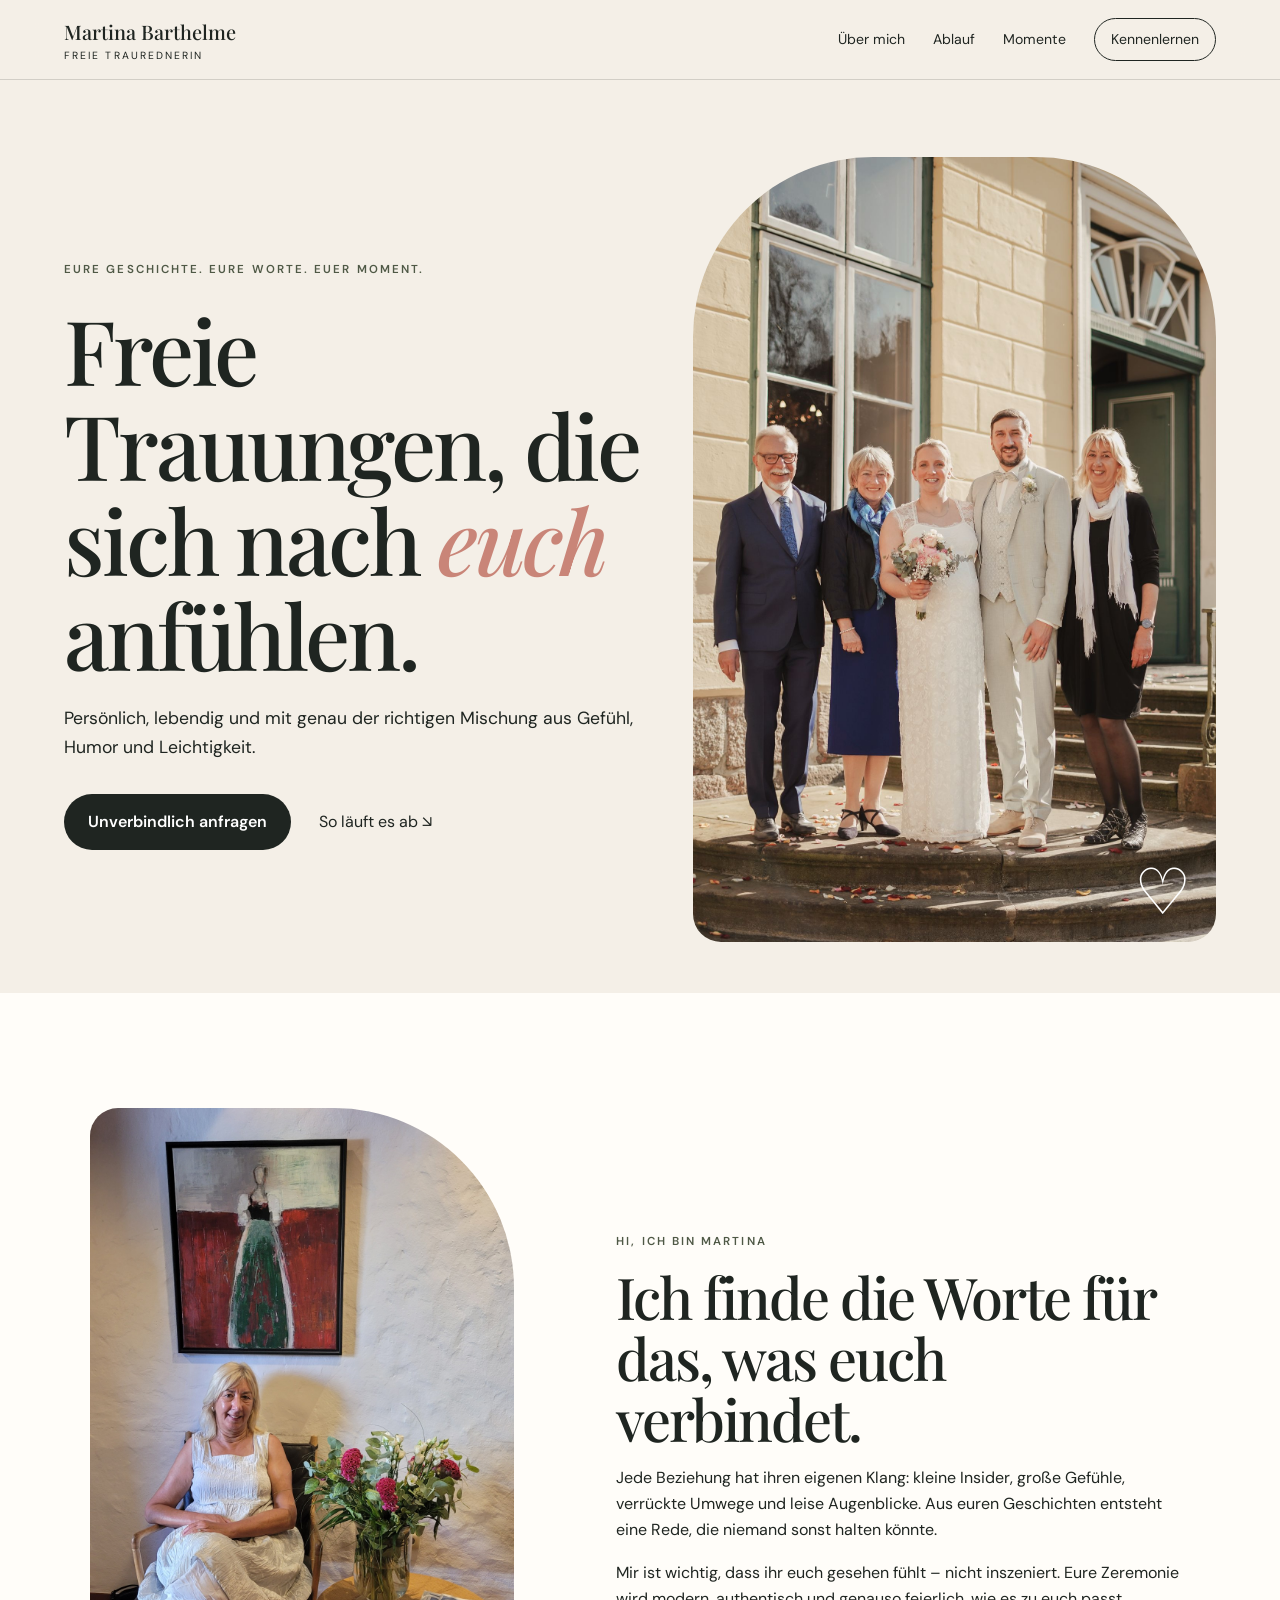
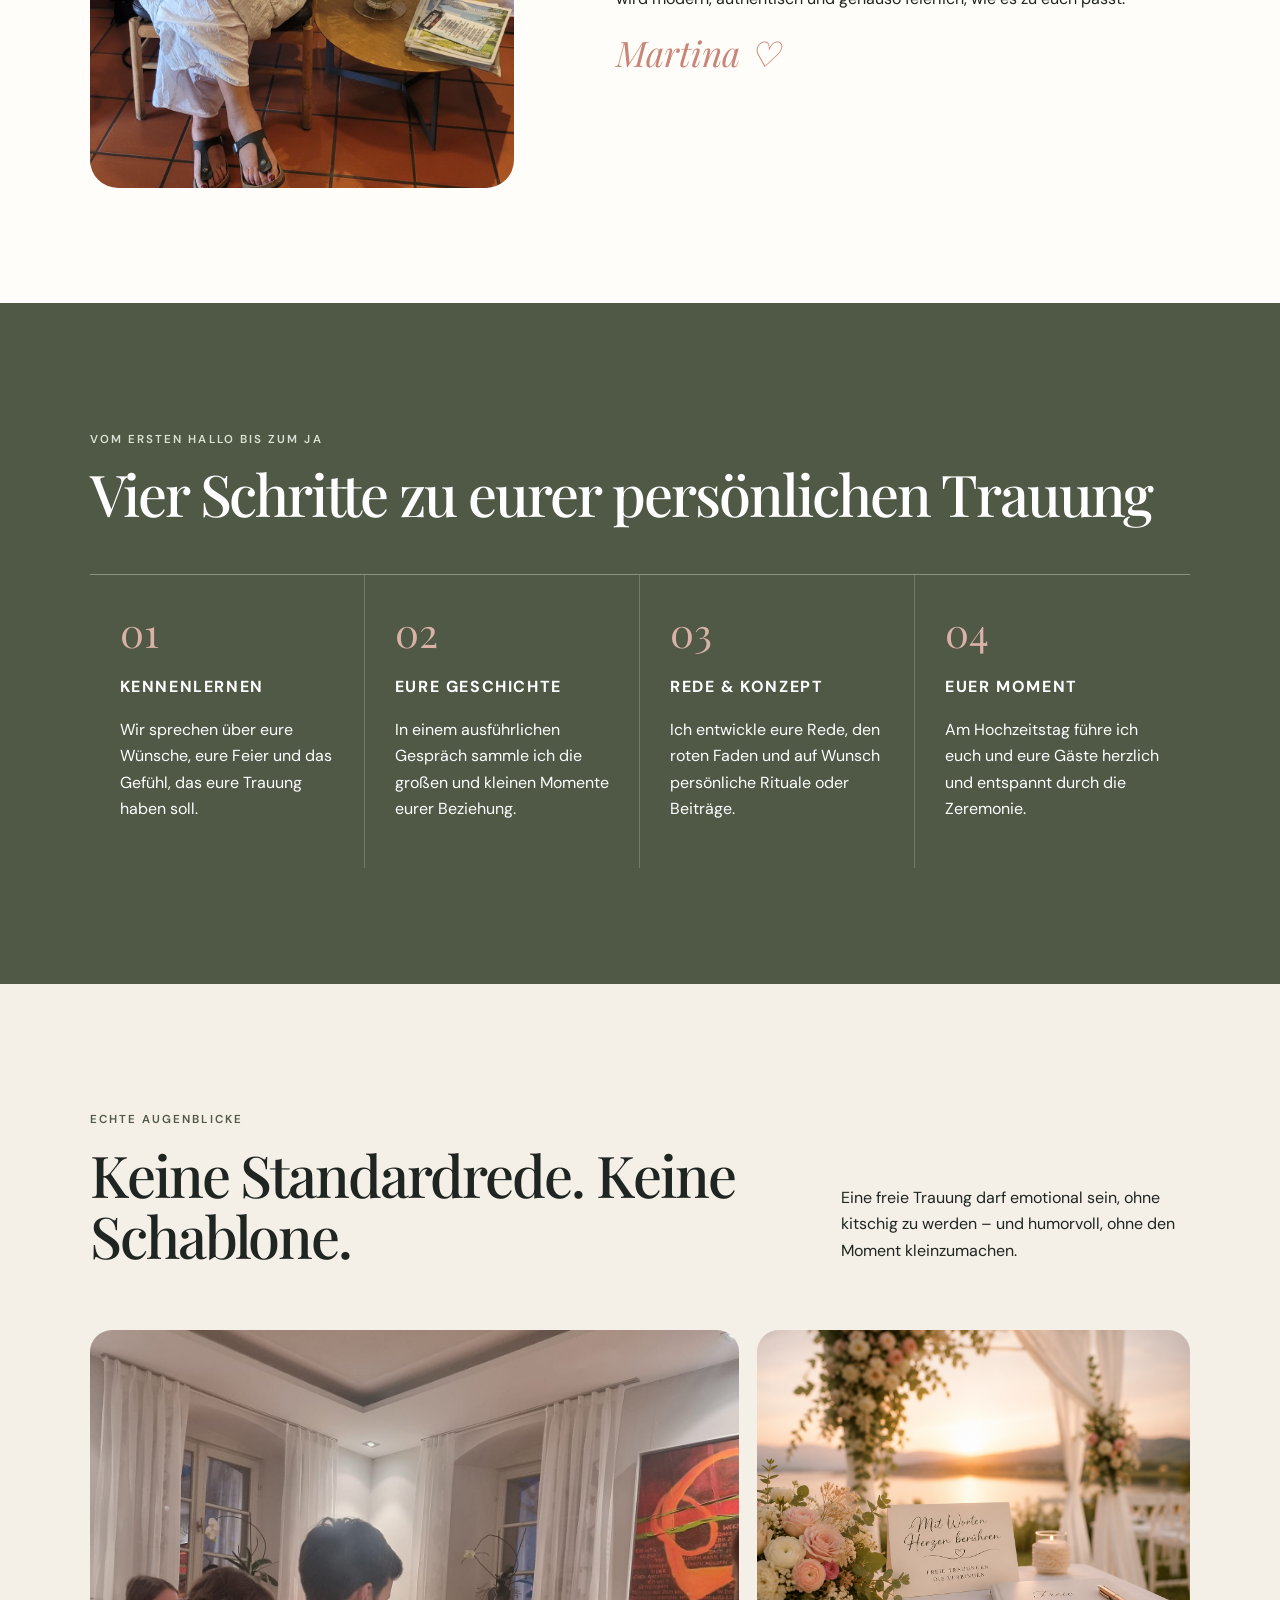
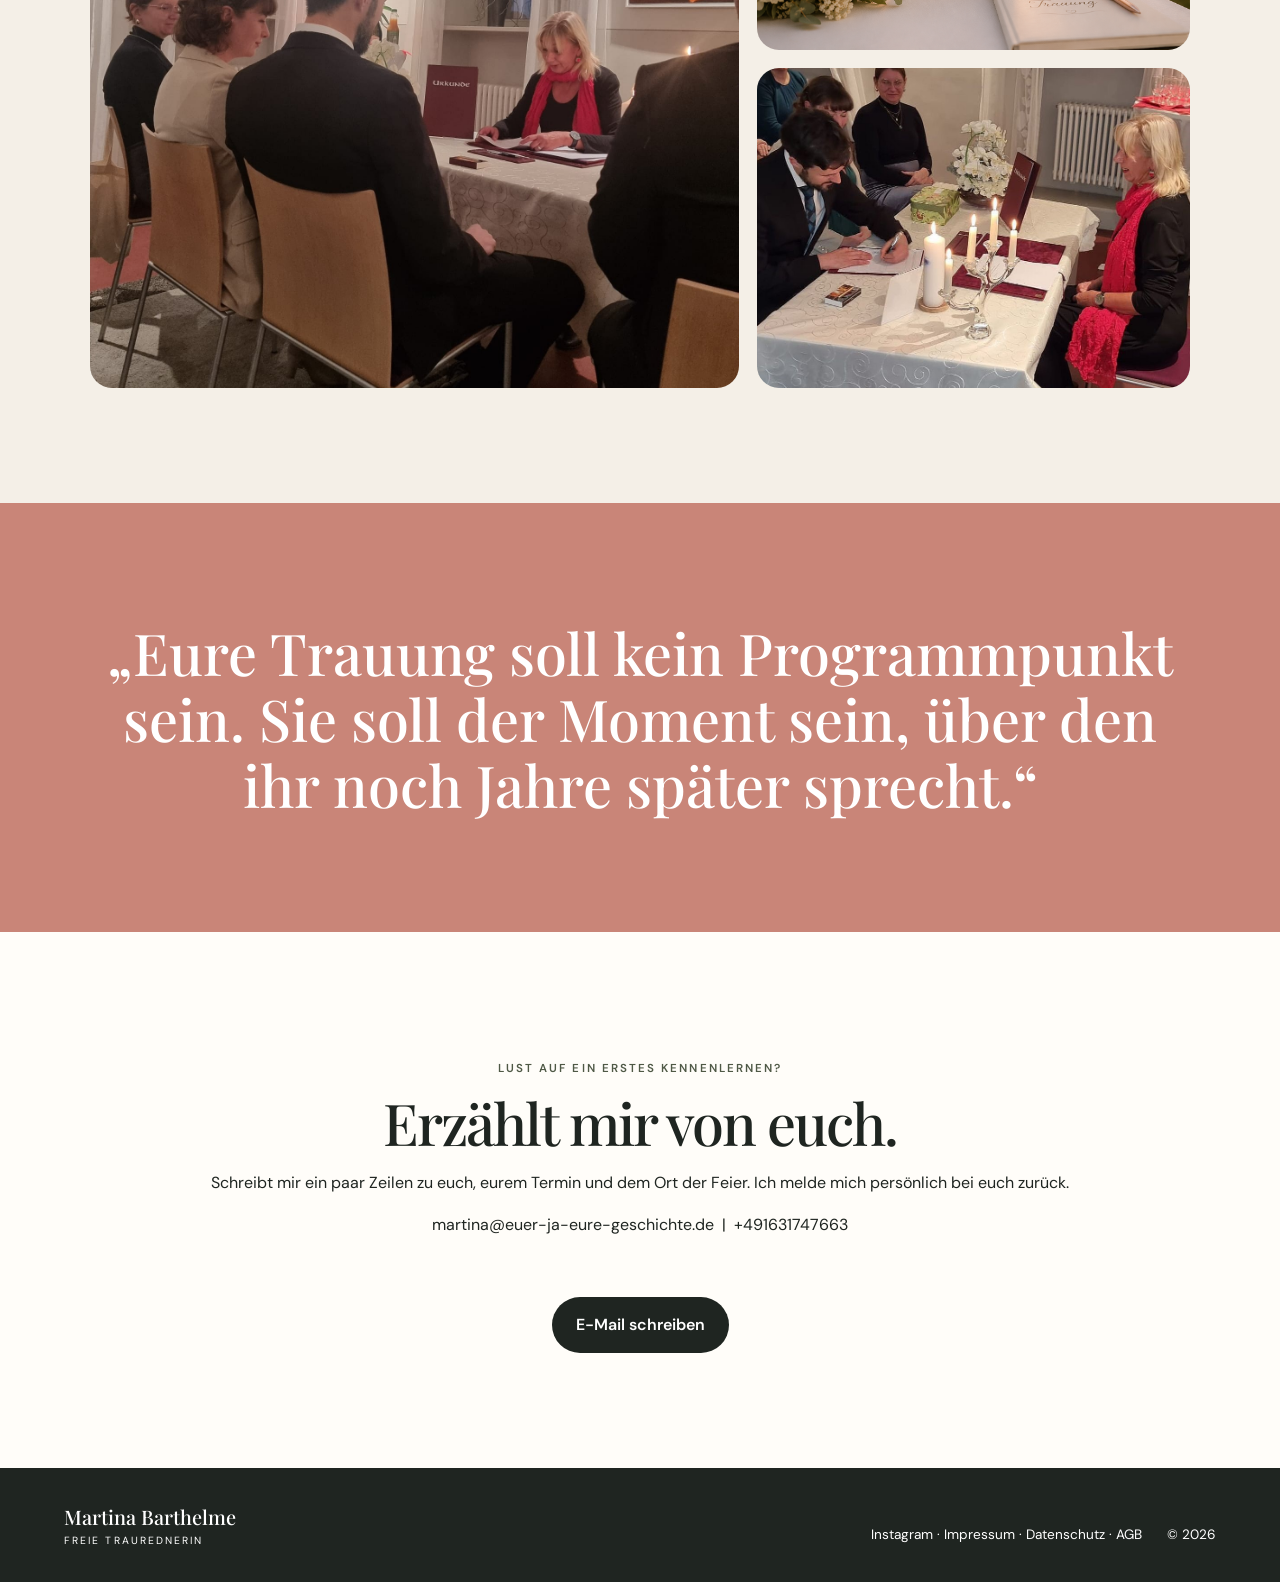
<file: index.html>
<!doctype html><html lang="de"><head><meta charset="utf-8"><meta name="viewport" content="width=device-width,initial-scale=1"><title>Martina Barthelme · Freie Traurednerin</title><meta name="description" content="Persönliche freie Trauungen mit Herz, Humor und Leichtigkeit."><link rel="preconnect" href="https://fonts.googleapis.com"><link rel="preconnect" href="https://fonts.gstatic.com" crossorigin><link href="https://fonts.googleapis.com/css2?family=DM+Sans:wght@400;500;600&family=Playfair+Display:ital,wght@0,500;1,500&display=swap" rel="stylesheet"><link rel="stylesheet" href="styles.css"></head><body>
<header><a class="brand" href="#start"><b>Martina Barthelme</b><span>Freie Traurednerin</span></a><button id="menu">Menü</button><nav><a href="#ueber">Über mich</a><a href="#ablauf">Ablauf</a><a href="#momente">Momente</a><a class="pill" href="#kontakt">Kennenlernen</a></nav></header>
<main><section id="start" class="hero"><div class="copy"><p class="kicker">Eure Geschichte. Eure Worte. Euer Moment.</p><h1>Freie Trauungen, die sich nach <em>euch</em> anfühlen.</h1><p>Persönlich, lebendig und mit genau der richtigen Mischung aus Gefühl, Humor und Leichtigkeit.</p><div class="actions"><a class="btn" href="#kontakt">Unverbindlich anfragen</a><a href="#ablauf">So läuft es ab ↘</a></div></div><div class="heroimg"><img src="assets/hochzeit-gruppe.jpg" alt="Martina mit Hochzeitspaar"><i>♡</i></div></section>
<section id="ueber" class="about"><div class="portrait"><img src="assets/martina-portrait.jpg" alt="Martina Barthelme"></div><div><p class="kicker">Hi, ich bin Martina</p><h2>Ich finde die Worte für das, was euch verbindet.</h2><p>Jede Beziehung hat ihren eigenen Klang: kleine Insider, große Gefühle, verrückte Umwege und leise Augenblicke. Aus euren Geschichten entsteht eine Rede, die niemand sonst halten könnte.</p><p>Mir ist wichtig, dass ihr euch gesehen fühlt – nicht inszeniert. Eure Zeremonie wird modern, authentisch und genauso feierlich, wie es zu euch passt.</p><div class="sign">Martina ♡</div></div></section>
<section id="ablauf" class="process"><p class="kicker">Vom ersten Hallo bis zum Ja</p><h2>Vier Schritte zu eurer persönlichen Trauung</h2><div class="steps"><article><b>01</b><h3>Kennenlernen</h3><p>Wir sprechen über eure Wünsche, eure Feier und das Gefühl, das eure Trauung haben soll.</p></article><article><b>02</b><h3>Eure Geschichte</h3><p>In einem ausführlichen Gespräch sammle ich die großen und kleinen Momente eurer Beziehung.</p></article><article><b>03</b><h3>Rede & Konzept</h3><p>Ich entwickle eure Rede, den roten Faden und auf Wunsch persönliche Rituale oder Beiträge.</p></article><article><b>04</b><h3>Euer Moment</h3><p>Am Hochzeitstag führe ich euch und eure Gäste herzlich und entspannt durch die Zeremonie.</p></article></div></section>
<section id="momente" class="moments"><div class="intro"><div><p class="kicker">Echte Augenblicke</p><h2>Keine Standardrede. Keine Schablone.</h2></div><p>Eine freie Trauung darf emotional sein, ohne kitschig zu werden – und humorvoll, ohne den Moment kleinzumachen.</p></div><div class="gallery"><figure class="big"><img src="assets/trauung-lesung.jpg" alt="Martina während einer Trauung"></figure><figure><img src="assets/traurednerin.png" alt="Martina mit Herz"></figure><figure><img src="assets/trauung-unterschrift.jpg" alt="Unterschrift während einer Trauung"></figure></div></section>
<section class="quote">„Eure Trauung soll kein Programmpunkt sein. Sie soll der Moment sein, über den ihr noch Jahre später sprecht.“</section>
  




  <section id="kontakt" class="contact">
    <div>
      <p class="kicker">Lust auf ein erstes Kennenlernen?</p>
      <h2>Erzählt mir von euch.</h2>

      <p>
        Schreibt mir ein paar Zeilen zu euch, eurem Termin und dem Ort der Feier.
        Ich melde mich persönlich bei euch zurück.
      </p>

      <div class="contact-details">
        <a href="mailto:martina@euer-ja-eure-geschichte.de">
          martina@euer-ja-eure-geschichte.de
        </a>
&nbsp;|&nbsp;
        <a href="tel:+491631747663">
          +491631747663
        </a>
      </div>
<p>&nbsp;</p>
      <div class="contact-cta">
        <a class="button"
           href="mailto:martina@euer-ja-eure-geschichte.de?subject=Anfrage%20freie%20Trauung">
          E-Mail schreiben
        </a>
      </div>
    </div>
  </section>


  

</main>
<footer>
  <div class="brand">
    <b>Martina Barthelme</b><span>Freie Traurednerin</span></div><div><a href="#">Instagram</a> · 
      <a href="impressum.html">Impressum</a> · 
      <a href="datenschutz_martina_barthelme.html">Datenschutz</a> · 
       <a href="martina_barthelme.html">AGB</a>
    </div><span>© 2026</span>
</footer>
  <script src="script.js"></script> 
  <script>
  const toggle = document.querySelector('.menu-toggle');
  const nav = document.querySelector('.main-nav');

  toggle.addEventListener('click', () => {
    const open = nav.classList.toggle('open');
    toggle.setAttribute('aria-expanded', String(open));
  });

  nav.querySelectorAll('a').forEach(link => {
    link.addEventListener('click', () => {
      nav.classList.remove('open');
      toggle.setAttribute('aria-expanded', 'false');
    });
  });
</script>

</body>
  </html>
</file>
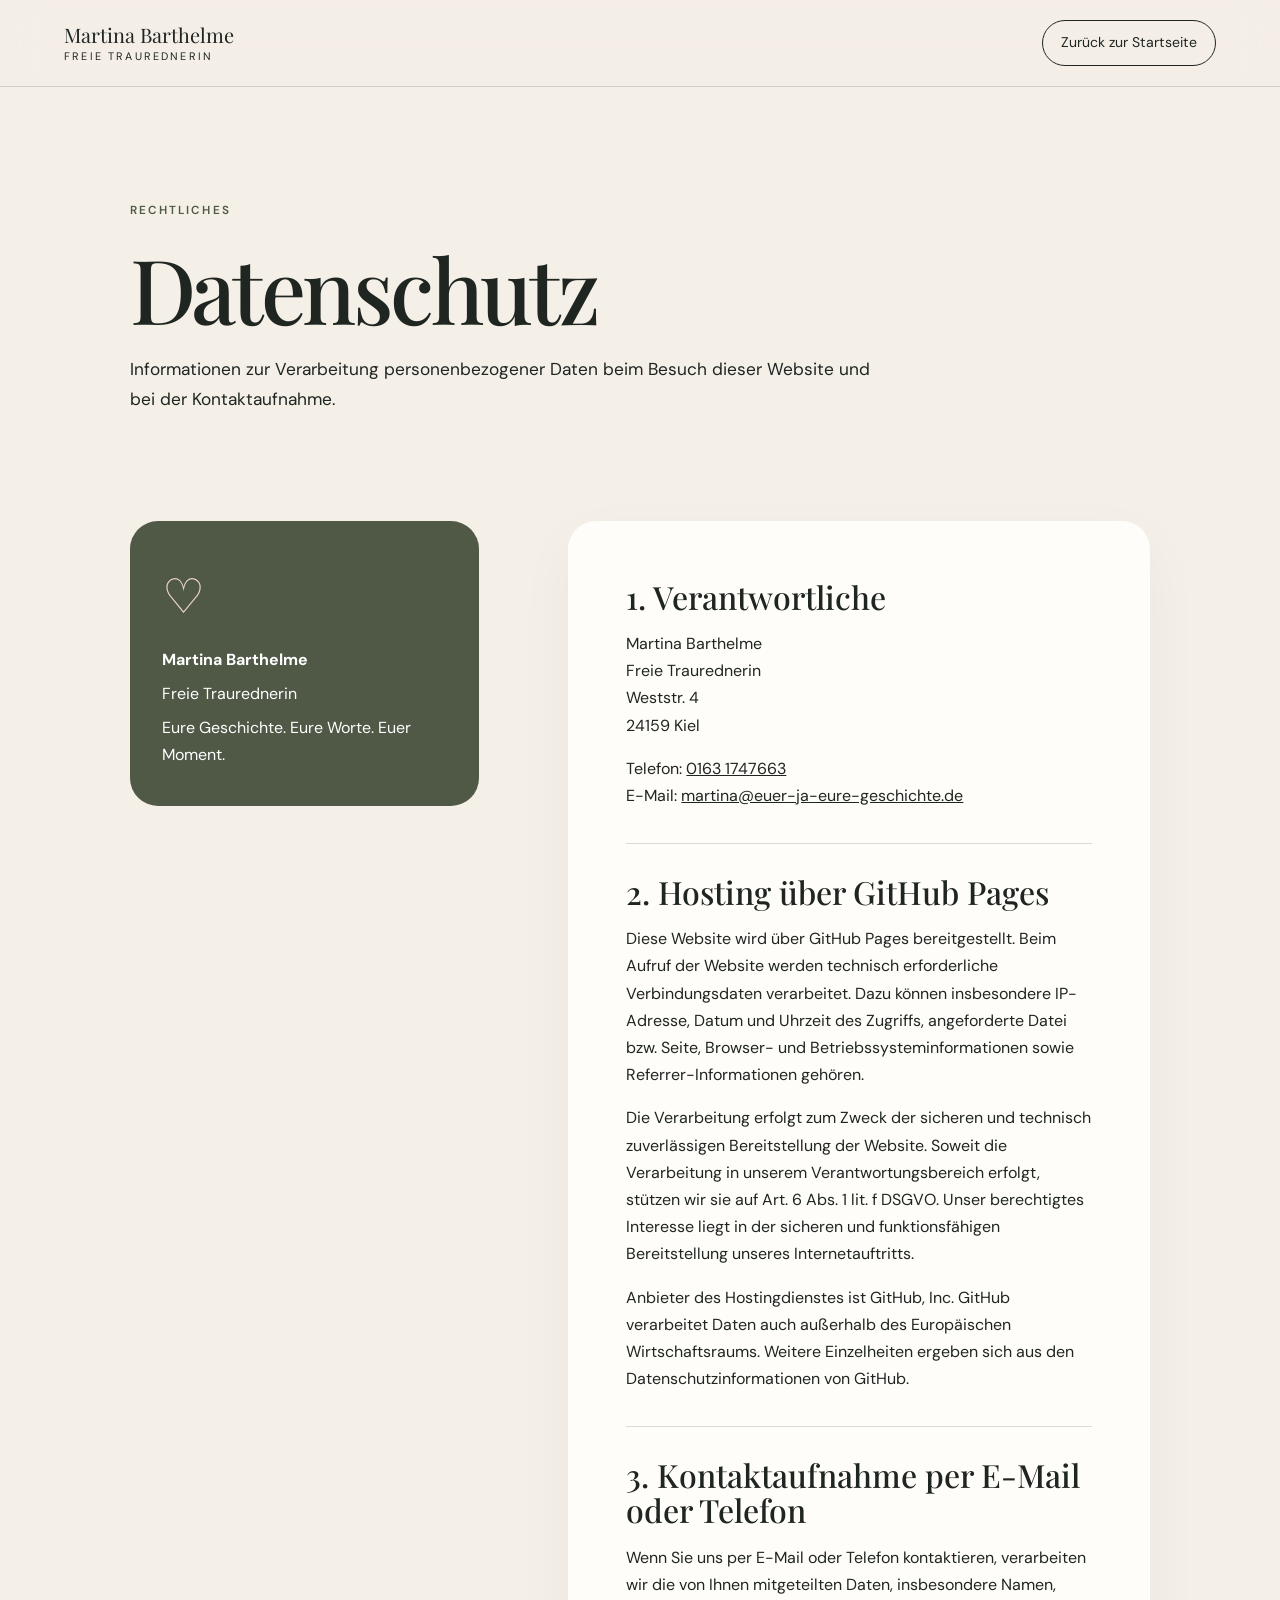
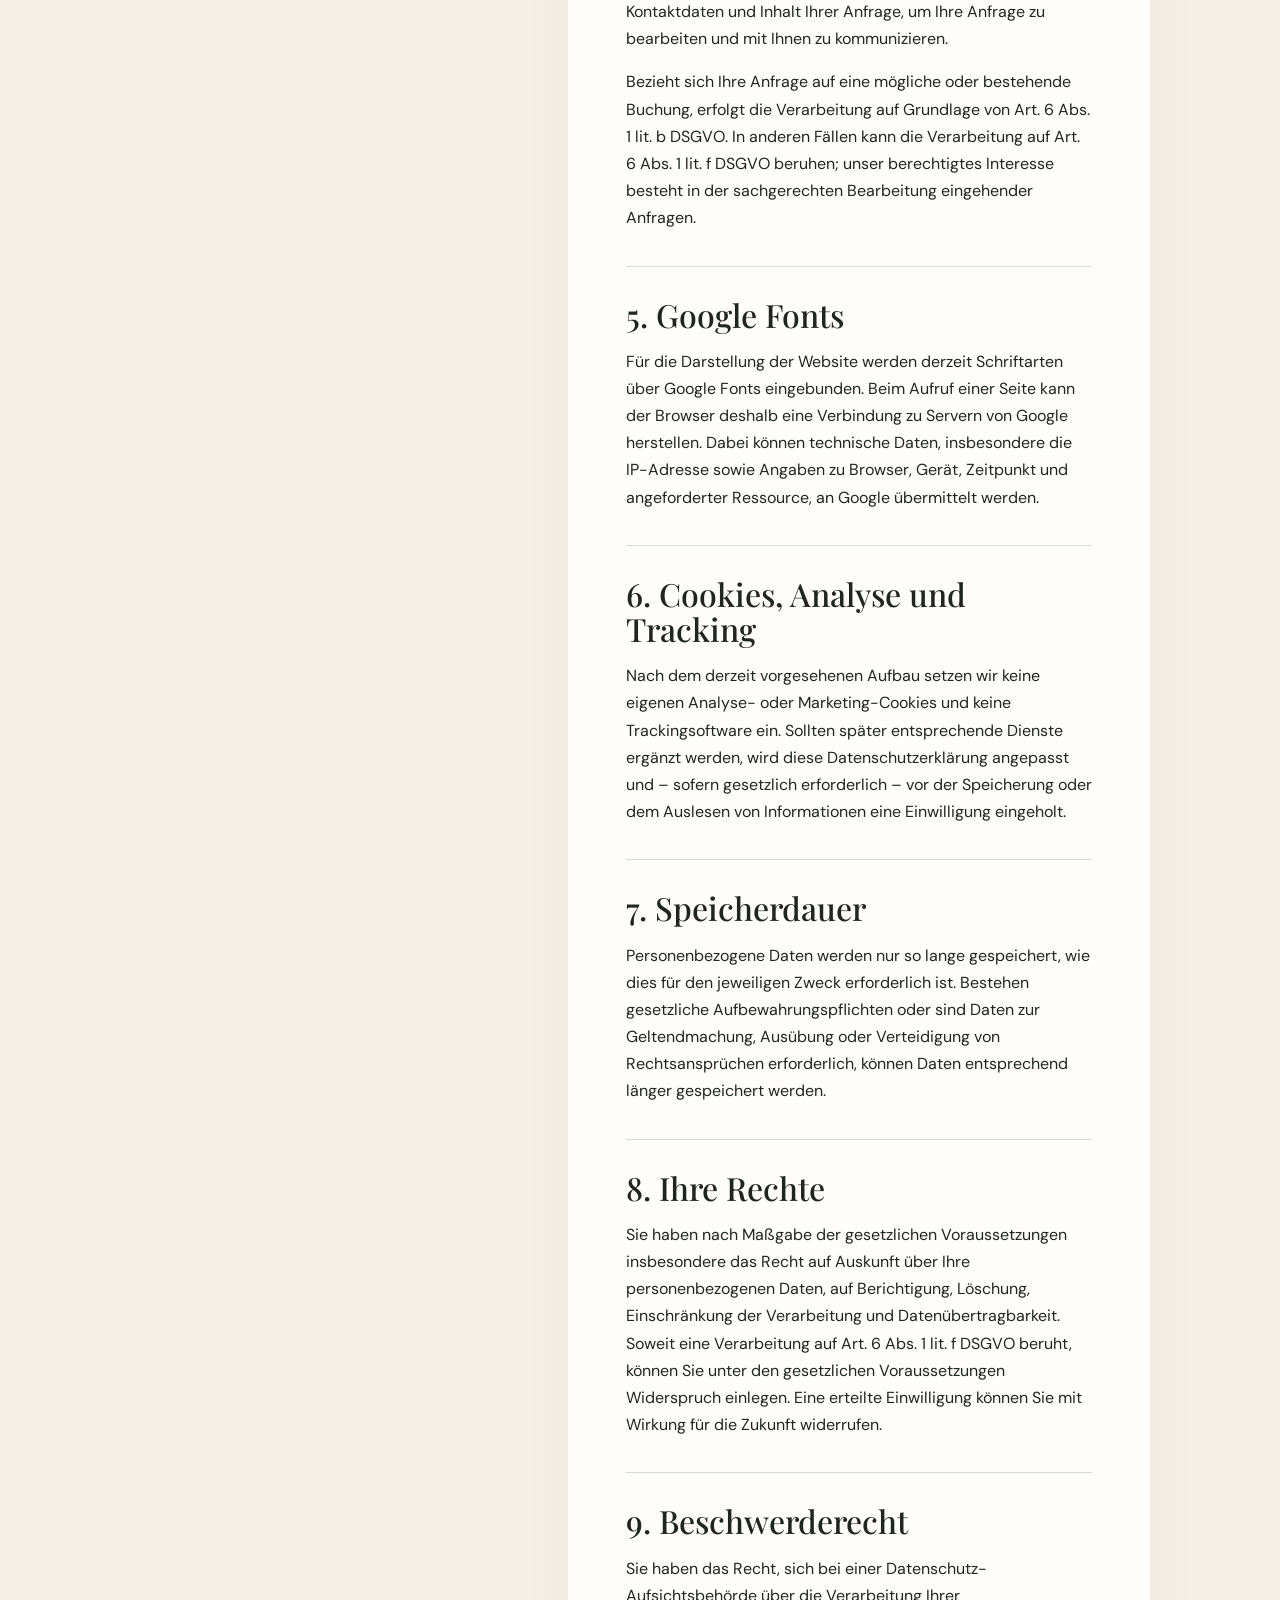
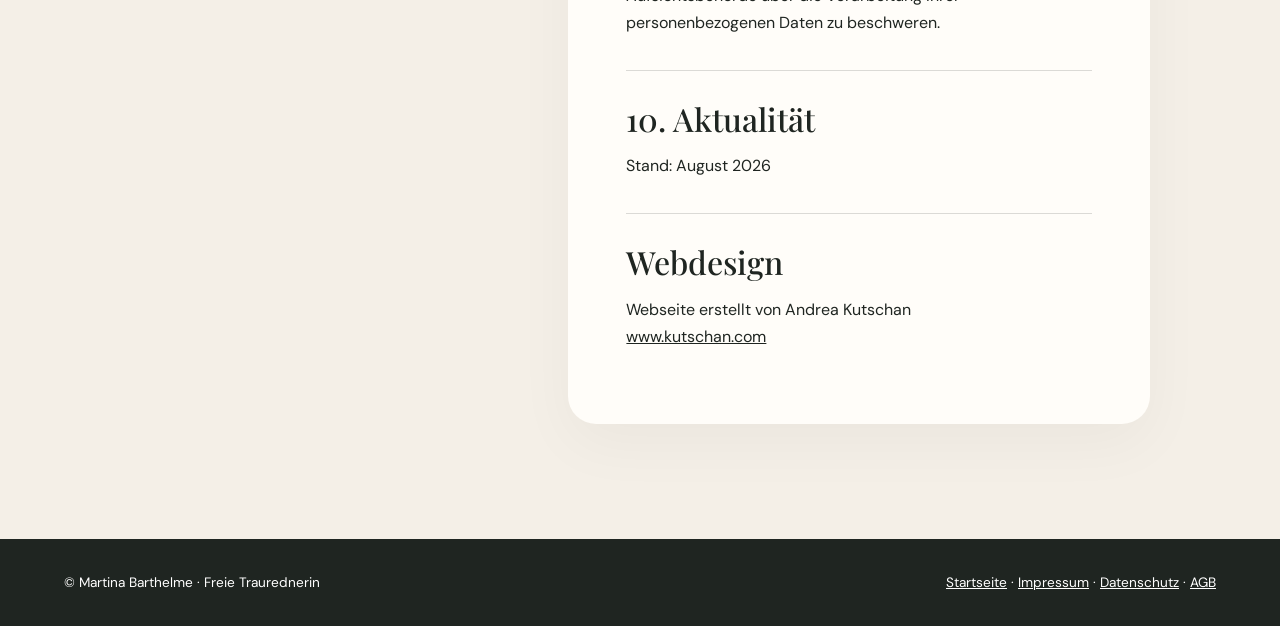
<file: datenschutz_martina_barthelme.html>
<!doctype html>
<html lang="de">
<head>
  <meta charset="utf-8">
  <meta name="viewport" content="width=device-width, initial-scale=1">
  <title>Datenschutz | Martina Barthelme</title>
  <meta name="robots" content="noindex,follow">
  <link rel="preconnect" href="https://fonts.googleapis.com">
  <link rel="preconnect" href="https://fonts.gstatic.com" crossorigin>
  <link href="https://fonts.googleapis.com/css2?family=DM+Sans:wght@400;500;600&family=Playfair+Display:ital,wght@0,500;1,500&display=swap" rel="stylesheet">
  <style>
    :root{
      --cream:#f4efe7;
      --paper:#fffdf9;
      --ink:#1f2521;
      --olive:#4f5946;
      --rose:#c98578;
      --line:rgba(31,37,33,.16);
    }
    *{box-sizing:border-box}
    html{scroll-behavior:smooth}
    body{margin:0;background:var(--cream);color:var(--ink);font-family:"DM Sans",sans-serif;line-height:1.7}
    a{color:inherit}
    .site-header{display:flex;align-items:center;justify-content:space-between;padding:20px 5vw;background:rgba(244,239,231,.94);border-bottom:1px solid var(--line);position:sticky;top:0;z-index:10;backdrop-filter:blur(16px)}
    .brand{display:flex;flex-direction:column;text-decoration:none;line-height:1.15}
    .brand-name{font-family:"Playfair Display",serif;font-size:1.25rem}
    .brand-role{text-transform:uppercase;font-size:.68rem;letter-spacing:.2em;margin-top:4px}
    .back{text-decoration:none;border:1px solid var(--ink);padding:10px 18px;border-radius:999px;font-size:.88rem}
    .hero{padding:8vw 7vw 4vw;max-width:1200px;margin:auto}
    .eyebrow{text-transform:uppercase;letter-spacing:.18em;font-size:.73rem;font-weight:600;color:var(--olive)}
    h1,h2{font-family:"Playfair Display",serif;font-weight:500;line-height:1.1}
    h1{font-size:clamp(3rem,7vw,6rem);margin:.2em 0;letter-spacing:-.04em}
    .intro{max-width:760px;font-size:1.08rem}
    .content{display:grid;grid-template-columns:.75fr 1.25fr;gap:7vw;max-width:1200px;margin:0 auto;padding:3vw 7vw 9vw}
    .side-card{background:var(--olive);color:white;border-radius:28px;padding:32px;align-self:start;position:sticky;top:110px}
    .side-card .heart{font-family:"Playfair Display",serif;font-size:3rem;color:#ead3cc;display:block;margin-bottom:12px}
    .side-card p{margin:.4rem 0}
    .legal{background:var(--paper);border-radius:28px;padding:clamp(28px,5vw,58px);box-shadow:0 20px 60px rgba(0,0,0,.04)}
    .legal section+section{border-top:1px solid var(--line);margin-top:34px;padding-top:30px}
    .legal h2{font-size:clamp(1.5rem,2.5vw,2.3rem);margin:0 0 14px}
    .notice{background:#fff2ee;border-left:4px solid var(--rose);padding:12px 14px;border-radius:8px}
    footer{display:flex;justify-content:space-between;gap:24px;flex-wrap:wrap;padding:32px 5vw;background:var(--ink);color:white;font-size:.85rem}
    footer a{color:white}
    @media(max-width:800px){.content{grid-template-columns:1fr}.side-card{position:static}.hero{padding-top:70px}}
  </style>
</head>
<body>

<header class="site-header">
  <a class="brand" href="index.html">
    <span class="brand-name">Martina Barthelme</span>
    <span class="brand-role">Freie Traurednerin</span>
  </a>
  <a class="back" href="index.html">Zurück zur Startseite</a>
</header>

<main>
  <section class="hero">
    <p class="eyebrow">Rechtliches</p>
    <h1>Datenschutz</h1>
    <p class="intro">Informationen zur Verarbeitung personenbezogener Daten beim Besuch dieser Website und bei der Kontaktaufnahme.</p>
  </section>

  <div class="content">
    <aside class="side-card">
      <span class="heart">♡</span>
      <p><strong>Martina Barthelme</strong></p>
      <p>Freie Traurednerin</p>
      <p>Eure Geschichte. Eure Worte. Euer Moment.</p>
    </aside>

    <article class="legal">

      <section>
        <h2>1. Verantwortliche</h2>
        <p>
          Martina Barthelme<br>
          Freie Traurednerin<br>
          Weststr. 4<br>
          24159 Kiel
        </p>
        <p>
          Telefon: <a href="tel:+491631747663">0163 1747663</a><br>
          E-Mail: <a href="mailto:martina@euer-ja-eure-geschichte.de">martina@euer-ja-eure-geschichte.de</a>
        </p>
      </section>

      <section>
        <h2>2. Hosting über GitHub Pages</h2>
        <p>
          Diese Website wird über GitHub Pages bereitgestellt. Beim Aufruf der Website werden
          technisch erforderliche Verbindungsdaten verarbeitet. Dazu können insbesondere
          IP-Adresse, Datum und Uhrzeit des Zugriffs, angeforderte Datei bzw. Seite,
          Browser- und Betriebssysteminformationen sowie Referrer-Informationen gehören.
        </p>
        <p>
          Die Verarbeitung erfolgt zum Zweck der sicheren und technisch zuverlässigen
          Bereitstellung der Website. Soweit die Verarbeitung in unserem Verantwortungsbereich
          erfolgt, stützen wir sie auf Art. 6 Abs. 1 lit. f DSGVO. Unser berechtigtes Interesse
          liegt in der sicheren und funktionsfähigen Bereitstellung unseres Internetauftritts.
        </p>
        <p>
          Anbieter des Hostingdienstes ist GitHub, Inc. GitHub verarbeitet Daten auch außerhalb
          des Europäischen Wirtschaftsraums. Weitere Einzelheiten ergeben sich aus den
          Datenschutzinformationen von GitHub.
        </p>
      </section>

      <section>
        <h2>3. Kontaktaufnahme per E-Mail oder Telefon</h2>
        <p>
          Wenn Sie uns per E-Mail oder Telefon kontaktieren, verarbeiten wir die von Ihnen
          mitgeteilten Daten, insbesondere Namen, Kontaktdaten und Inhalt Ihrer Anfrage, um
          Ihre Anfrage zu bearbeiten und mit Ihnen zu kommunizieren.
        </p>
        <p>
          Bezieht sich Ihre Anfrage auf eine mögliche oder bestehende Buchung, erfolgt die
          Verarbeitung auf Grundlage von Art. 6 Abs. 1 lit. b DSGVO. In anderen Fällen kann
          die Verarbeitung auf Art. 6 Abs. 1 lit. f DSGVO beruhen; unser berechtigtes Interesse
          besteht in der sachgerechten Bearbeitung eingehender Anfragen.
        </p>
      </section>

  

      <section>
        <h2>5. Google Fonts</h2>
        <p>
          Für die Darstellung der Website werden derzeit Schriftarten über Google Fonts
          eingebunden. Beim Aufruf einer Seite kann der Browser deshalb eine Verbindung zu
          Servern von Google herstellen. Dabei können technische Daten, insbesondere die
          IP-Adresse sowie Angaben zu Browser, Gerät, Zeitpunkt und angeforderter Ressource,
          an Google übermittelt werden.
        </p>
        
      </section>

      <section>
        <h2>6. Cookies, Analyse und Tracking</h2>
        <p>
          Nach dem derzeit vorgesehenen Aufbau setzen wir keine eigenen Analyse- oder
          Marketing-Cookies und keine Trackingsoftware ein. Sollten später entsprechende
          Dienste ergänzt werden, wird diese Datenschutzerklärung angepasst und – sofern
          gesetzlich erforderlich – vor der Speicherung oder dem Auslesen von Informationen
          eine Einwilligung eingeholt.
        </p>
      </section>

      <section>
        <h2>7. Speicherdauer</h2>
        <p>
          Personenbezogene Daten werden nur so lange gespeichert, wie dies für den jeweiligen
          Zweck erforderlich ist. Bestehen gesetzliche Aufbewahrungspflichten oder sind Daten
          zur Geltendmachung, Ausübung oder Verteidigung von Rechtsansprüchen erforderlich,
          können Daten entsprechend länger gespeichert werden.
        </p>
      </section>

      <section>
        <h2>8. Ihre Rechte</h2>
        <p>
          Sie haben nach Maßgabe der gesetzlichen Voraussetzungen insbesondere das Recht auf
          Auskunft über Ihre personenbezogenen Daten, auf Berichtigung, Löschung,
          Einschränkung der Verarbeitung und Datenübertragbarkeit. Soweit eine Verarbeitung
          auf Art. 6 Abs. 1 lit. f DSGVO beruht, können Sie unter den gesetzlichen
          Voraussetzungen Widerspruch einlegen. Eine erteilte Einwilligung können Sie mit
          Wirkung für die Zukunft widerrufen.
        </p>
      </section>

      <section>
        <h2>9. Beschwerderecht</h2>
        <p>
          Sie haben das Recht, sich bei einer Datenschutz-Aufsichtsbehörde über die Verarbeitung
          Ihrer personenbezogenen Daten zu beschweren.
        </p>
      </section>

      <section>
        <h2>10. Aktualität</h2>
        <p>Stand: August 2026</p>
      </section>

      <section>
        <h2>Webdesign</h2>
        <p>
          Webseite erstellt von Andrea Kutschan<br>
          <a href="https://www.kutschan.com" target="_blank" rel="noopener noreferrer">www.kutschan.com</a>
        </p>
      </section>

    </article>
  </div>
</main>

<footer>
  <span>© Martina Barthelme · Freie Traurednerin</span>
  <span>
    <a href="index.html">Startseite</a> ·
    <a href="impressum.html">Impressum</a> ·
    <a href="datenschutz_martina_barthelme.html">Datenschutz</a> ·
    <a href="martina_barthelme.html">AGB</a>
  </span>
</footer>

</body>
</html>
</file>
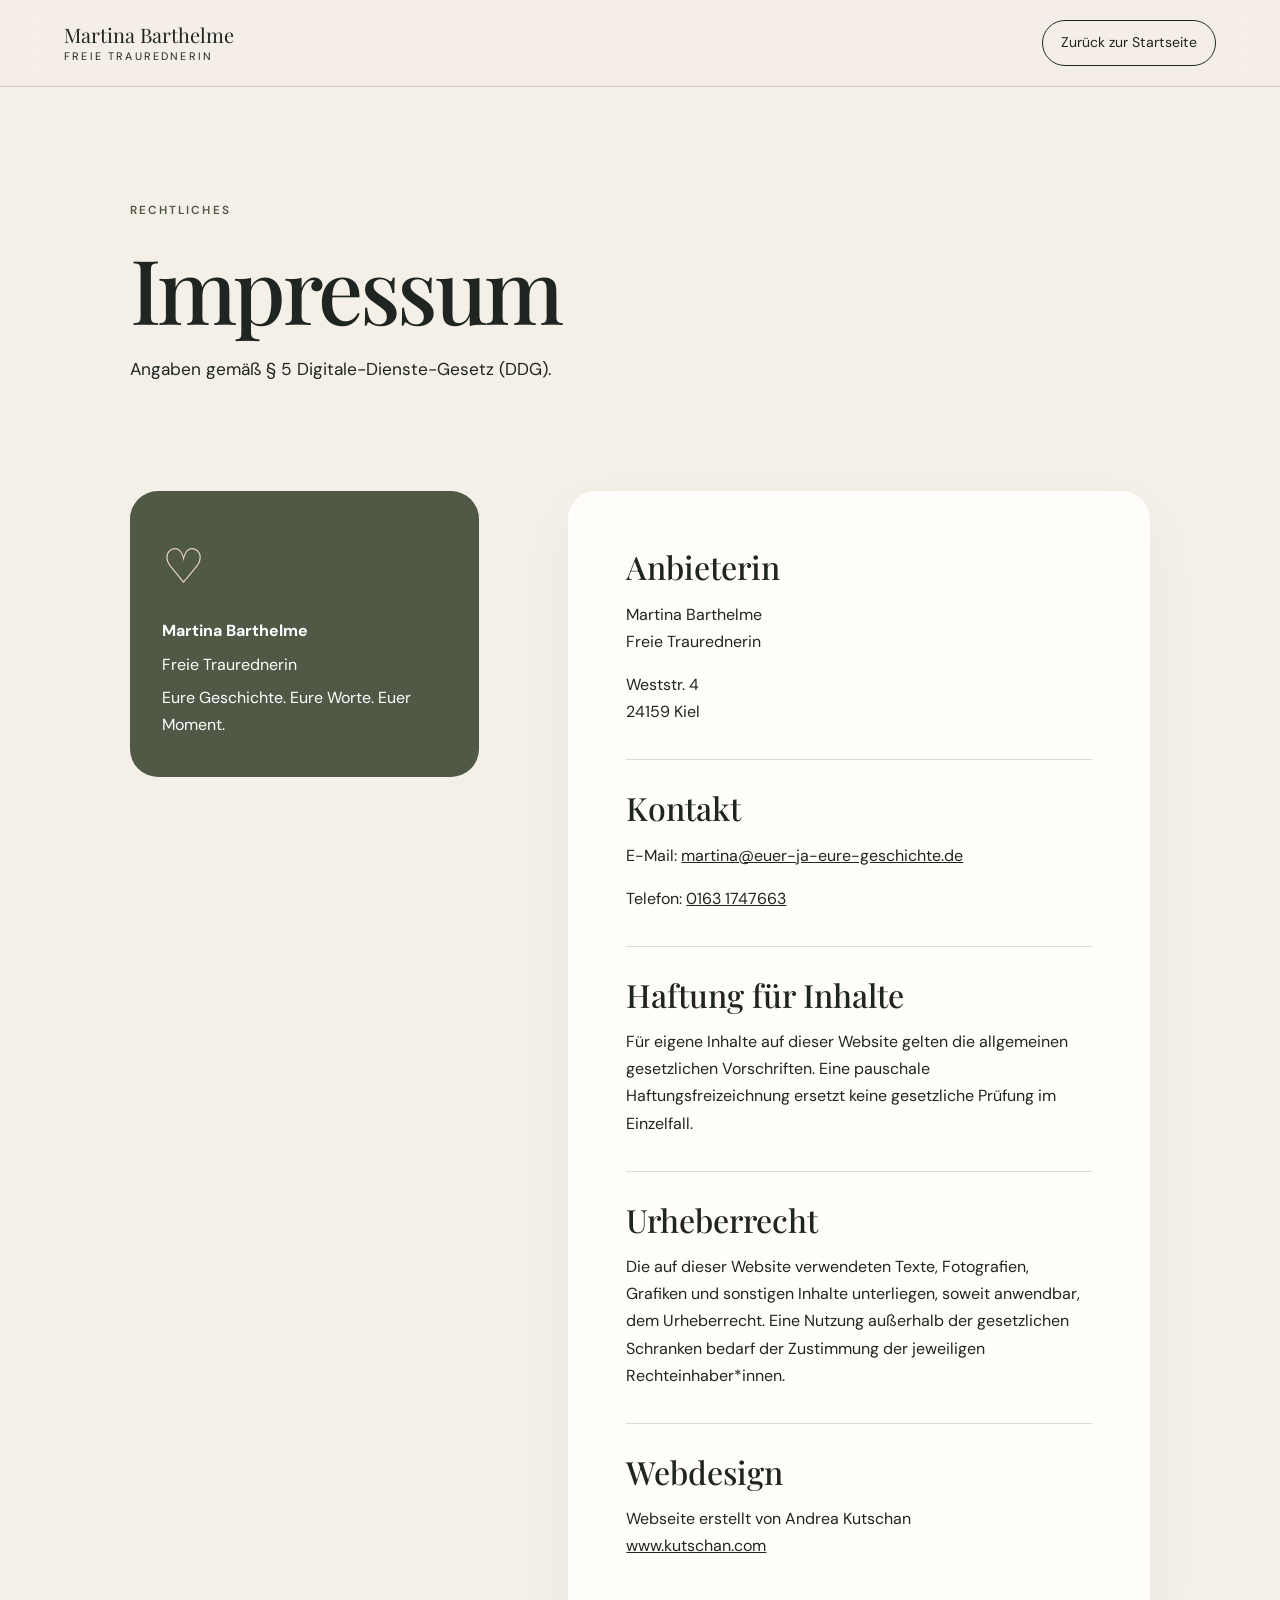
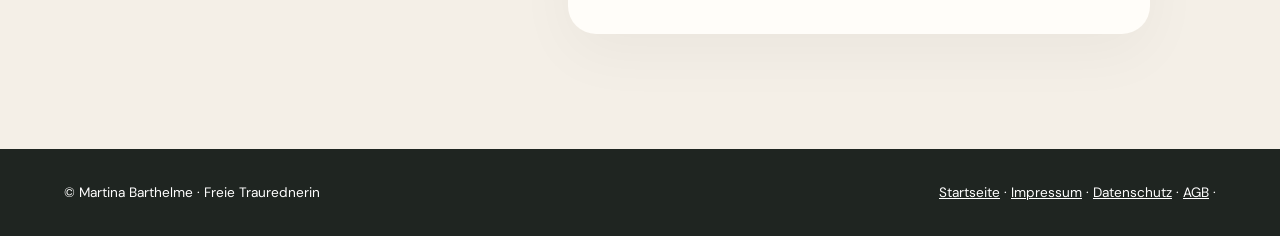
<file: impressum.html>
<!doctype html>
<html lang="de">
<head>
  <meta charset="utf-8">
  <meta name="viewport" content="width=device-width, initial-scale=1">
  <title>Impressum | Martina Barthelme</title>
  <meta name="robots" content="noindex,follow">
  <link rel="preconnect" href="https://fonts.googleapis.com">
  <link rel="preconnect" href="https://fonts.gstatic.com" crossorigin>
  <link href="https://fonts.googleapis.com/css2?family=DM+Sans:wght@400;500;600&family=Playfair+Display:ital,wght@0,500;1,500&display=swap" rel="stylesheet">
  <style>
    :root{
      --cream:#f4efe7;
      --paper:#fffdf9;
      --ink:#1f2521;
      --olive:#4f5946;
      --rose:#c98578;
      --line:rgba(31,37,33,.16);
    }
    *{box-sizing:border-box}
    html{scroll-behavior:smooth}
    body{
      margin:0;
      background:var(--cream);
      color:var(--ink);
      font-family:"DM Sans",sans-serif;
      line-height:1.7;
    }
    a{color:inherit}
    .site-header{
      display:flex;
      align-items:center;
      justify-content:space-between;
      padding:20px 5vw;
      background:rgba(244,239,231,.94);
      border-bottom:1px solid var(--line);
      position:sticky;
      top:0;
      z-index:10;
      backdrop-filter:blur(16px);
    }
    .brand{
      display:flex;
      flex-direction:column;
      text-decoration:none;
      line-height:1.15;
    }
    .brand-name{
      font-family:"Playfair Display",serif;
      font-size:1.25rem;
    }
    .brand-role{
      text-transform:uppercase;
      font-size:.68rem;
      letter-spacing:.2em;
      margin-top:4px;
    }
    .back{
      text-decoration:none;
      border:1px solid var(--ink);
      padding:10px 18px;
      border-radius:999px;
      font-size:.88rem;
    }
    .hero{
      padding:8vw 7vw 4vw;
      max-width:1200px;
      margin:auto;
    }
    .eyebrow{
      text-transform:uppercase;
      letter-spacing:.18em;
      font-size:.73rem;
      font-weight:600;
      color:var(--olive);
    }
    h1,h2{
      font-family:"Playfair Display",serif;
      font-weight:500;
      line-height:1.1;
    }
    h1{
      font-size:clamp(3rem,7vw,6rem);
      margin:.2em 0;
      letter-spacing:-.04em;
    }
    .intro{
      max-width:760px;
      font-size:1.08rem;
    }
    .content{
      display:grid;
      grid-template-columns:.75fr 1.25fr;
      gap:7vw;
      max-width:1200px;
      margin:0 auto;
      padding:3vw 7vw 9vw;
    }
    .side-card{
      background:var(--olive);
      color:white;
      border-radius:28px;
      padding:32px;
      align-self:start;
      position:sticky;
      top:110px;
    }
    .side-card .heart{
      font-family:"Playfair Display",serif;
      font-size:3rem;
      color:#ead3cc;
      display:block;
      margin-bottom:12px;
    }
    .side-card p{margin:.4rem 0}
    .legal{
      background:var(--paper);
      border-radius:28px;
      padding:clamp(28px,5vw,58px);
      box-shadow:0 20px 60px rgba(0,0,0,.04);
    }
    .legal section+section{
      border-top:1px solid var(--line);
      margin-top:34px;
      padding-top:30px;
    }
    .legal h2{
      font-size:clamp(1.5rem,2.5vw,2.3rem);
      margin:0 0 14px;
    }
    .placeholder{
      background:#fff2ee;
      border-left:4px solid var(--rose);
      padding:12px 14px;
      border-radius:8px;
      font-weight:600;
    }
    footer{
      display:flex;
      justify-content:space-between;
      gap:24px;
      flex-wrap:wrap;
      padding:32px 5vw;
      background:var(--ink);
      color:white;
      font-size:.85rem;
    }
    footer a{color:white}
    @media(max-width:800px){
      .content{grid-template-columns:1fr}
      .side-card{position:static}
      .hero{padding-top:70px}
    }
  </style>
</head>
<body>

<header class="site-header">
  <a class="brand" href="index.html">
    <span class="brand-name">Martina Barthelme</span>
    <span class="brand-role">Freie Traurednerin</span>
  </a>
  <a class="back" href="index.html">Zurück zur Startseite</a>
</header>

<main>
  <section class="hero">
    <p class="eyebrow">Rechtliches</p>
    <h1>Impressum</h1>
    <p class="intro">Angaben gemäß § 5 Digitale-Dienste-Gesetz (DDG).</p>
  </section>

  <div class="content">
    <aside class="side-card">
      <span class="heart">♡</span>
      <p><strong>Martina Barthelme</strong></p>
      <p>Freie Traurednerin</p>
      <p>Eure Geschichte. Eure Worte. Euer Moment.</p>
    </aside>

    <article class="legal">
      <section>
        <h2>Anbieterin</h2>
        <p>Martina Barthelme<br>Freie Traurednerin</p>
        <p>Weststr. 4<br>24159 Kiel</p>
      </section>

      <section>
        <h2>Kontakt</h2>
        <p>E-Mail:
          <a href="mailto:martina@euer-ja-eure-geschichte.de">martina@euer-ja-eure-geschichte.de</a>
        </p>
        <p>Telefon: <a href="tel:+491631747663">0163 1747663</a></p>
      </section>

      
    


      <section>
        <h2>Haftung für Inhalte</h2>
        <p>Für eigene Inhalte auf dieser Website gelten die allgemeinen gesetzlichen Vorschriften. Eine pauschale Haftungsfreizeichnung ersetzt keine gesetzliche Prüfung im Einzelfall.</p>
      </section>

      <section>
        <h2>Urheberrecht</h2>
        <p>Die auf dieser Website verwendeten Texte, Fotografien, Grafiken und sonstigen Inhalte unterliegen, soweit anwendbar, dem Urheberrecht. Eine Nutzung außerhalb der gesetzlichen Schranken bedarf der Zustimmung der jeweiligen Rechteinhaber*innen.</p>
      </section>
    
      <section>
        <h2>Webdesign</h2>
        <p>
          Webseite erstellt von Andrea Kutschan<br>
          <a href="https://www.kutschan.com" target="_blank" rel="noopener noreferrer">www.kutschan.com</a>
        </p>
      </section>

</article>
  </div>
</main>

<footer>
<span>© Martina Barthelme · Freie Traurednerin 
  </span>
  <span>
    <a href="index.html">Startseite</a> · 
    <a href="impressum.html">Impressum</a> · 
    <a href="datenschutz_martina_barthelme.html">Datenschutz</a> · 
    <a href="martina_barthelme.html">AGB</a> · 

  
</footer>

</body>
</html>
</file>
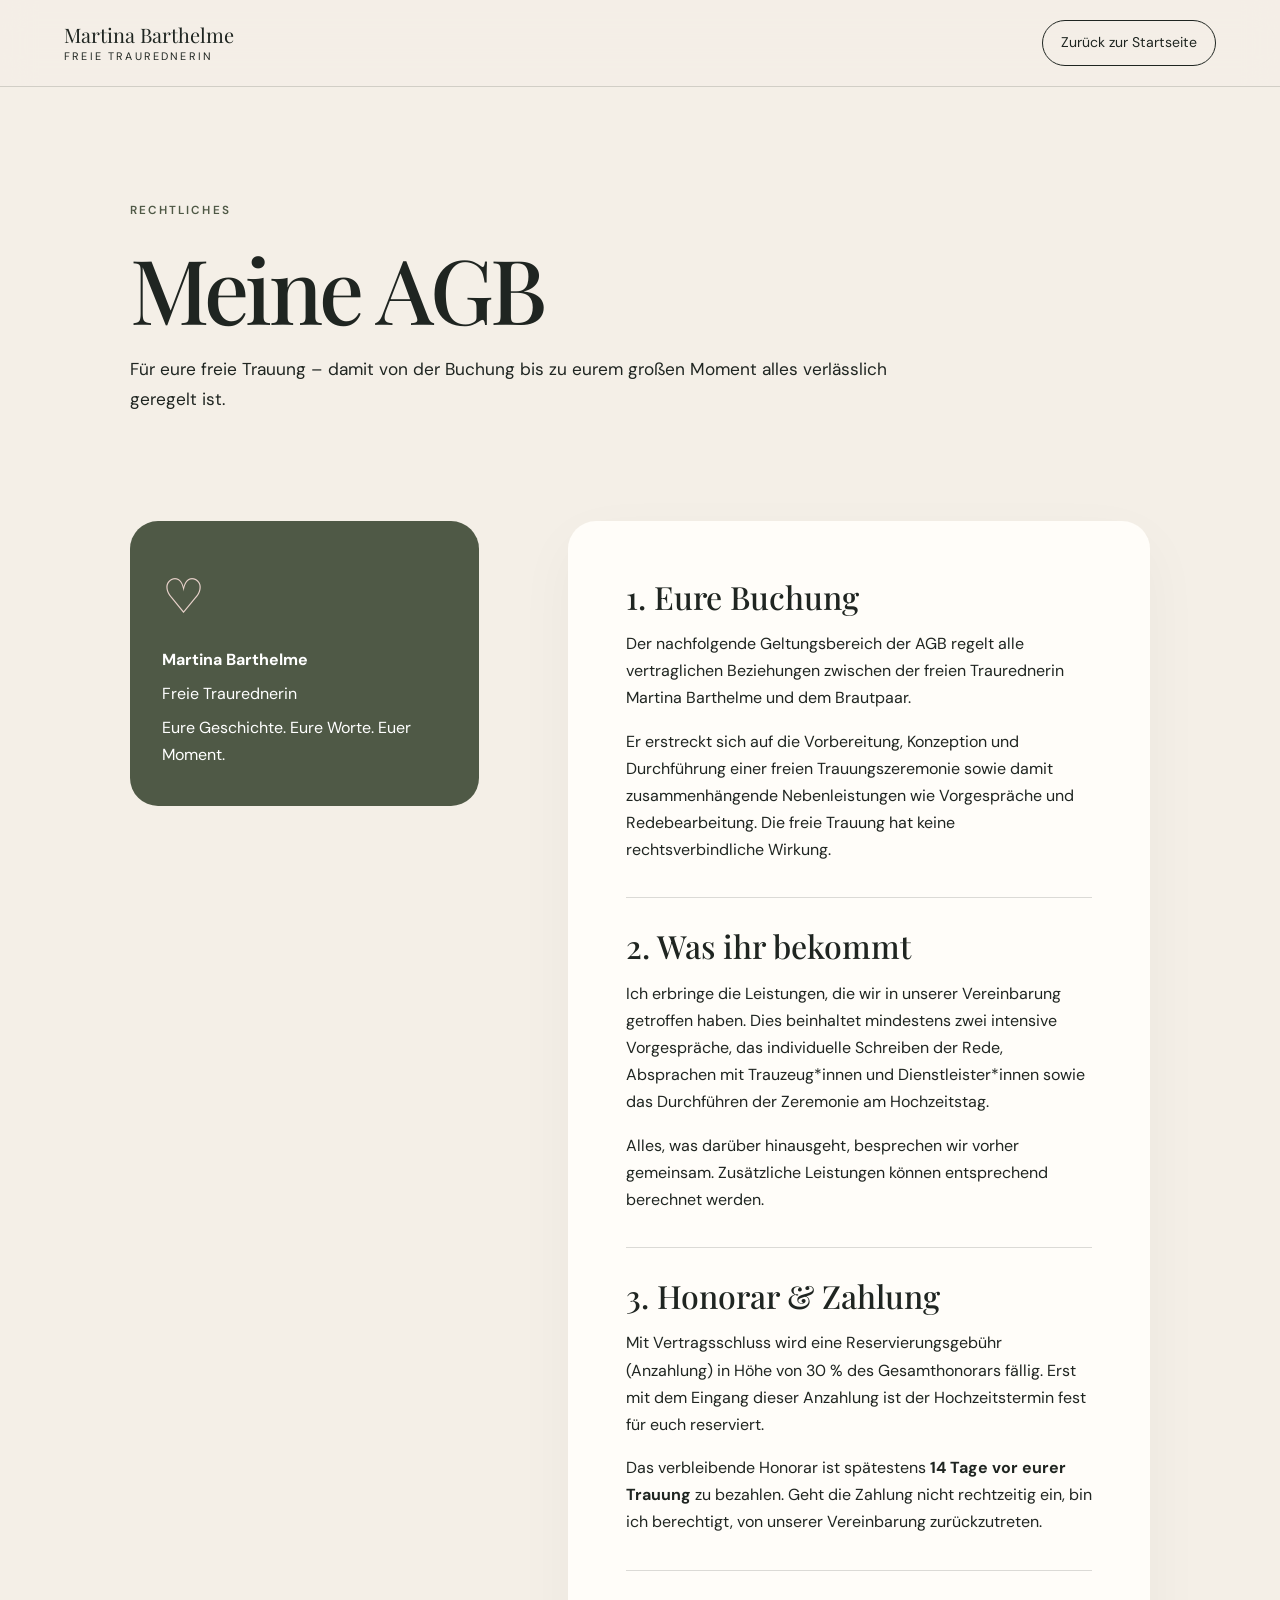
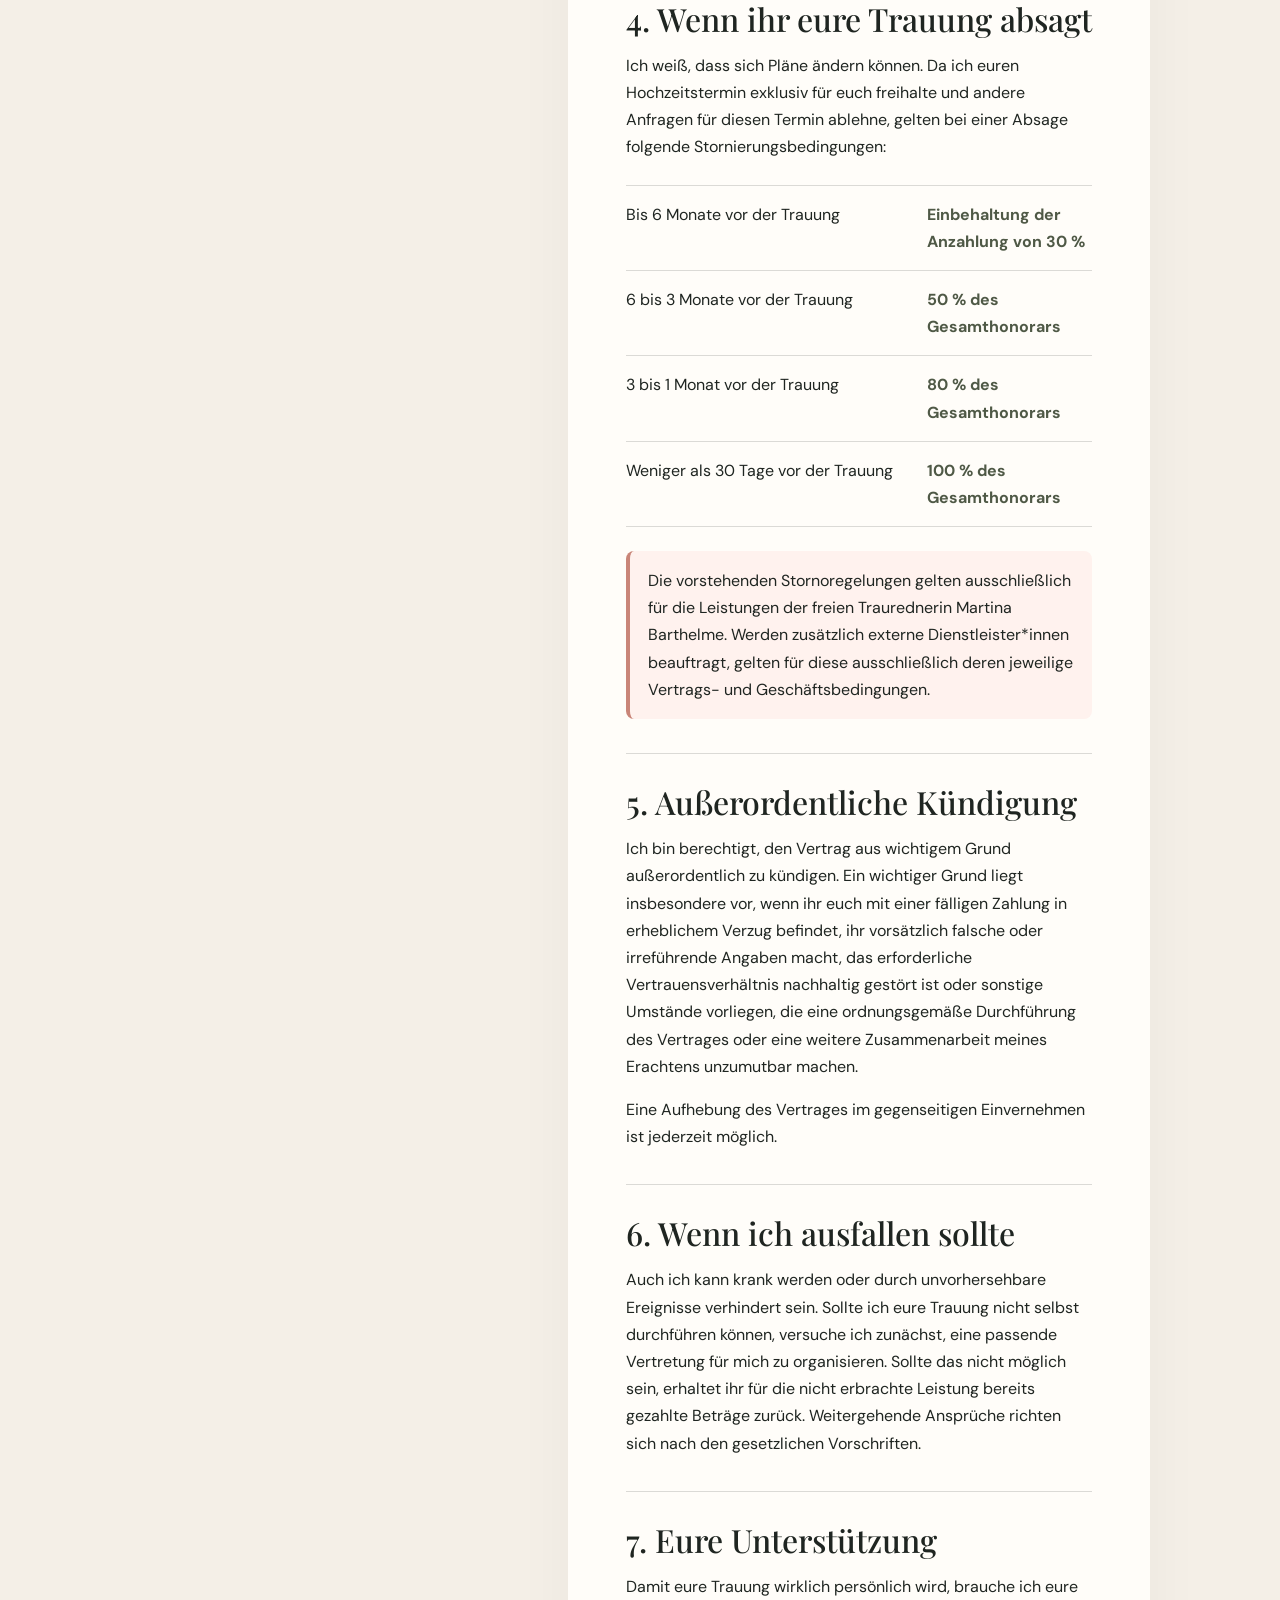
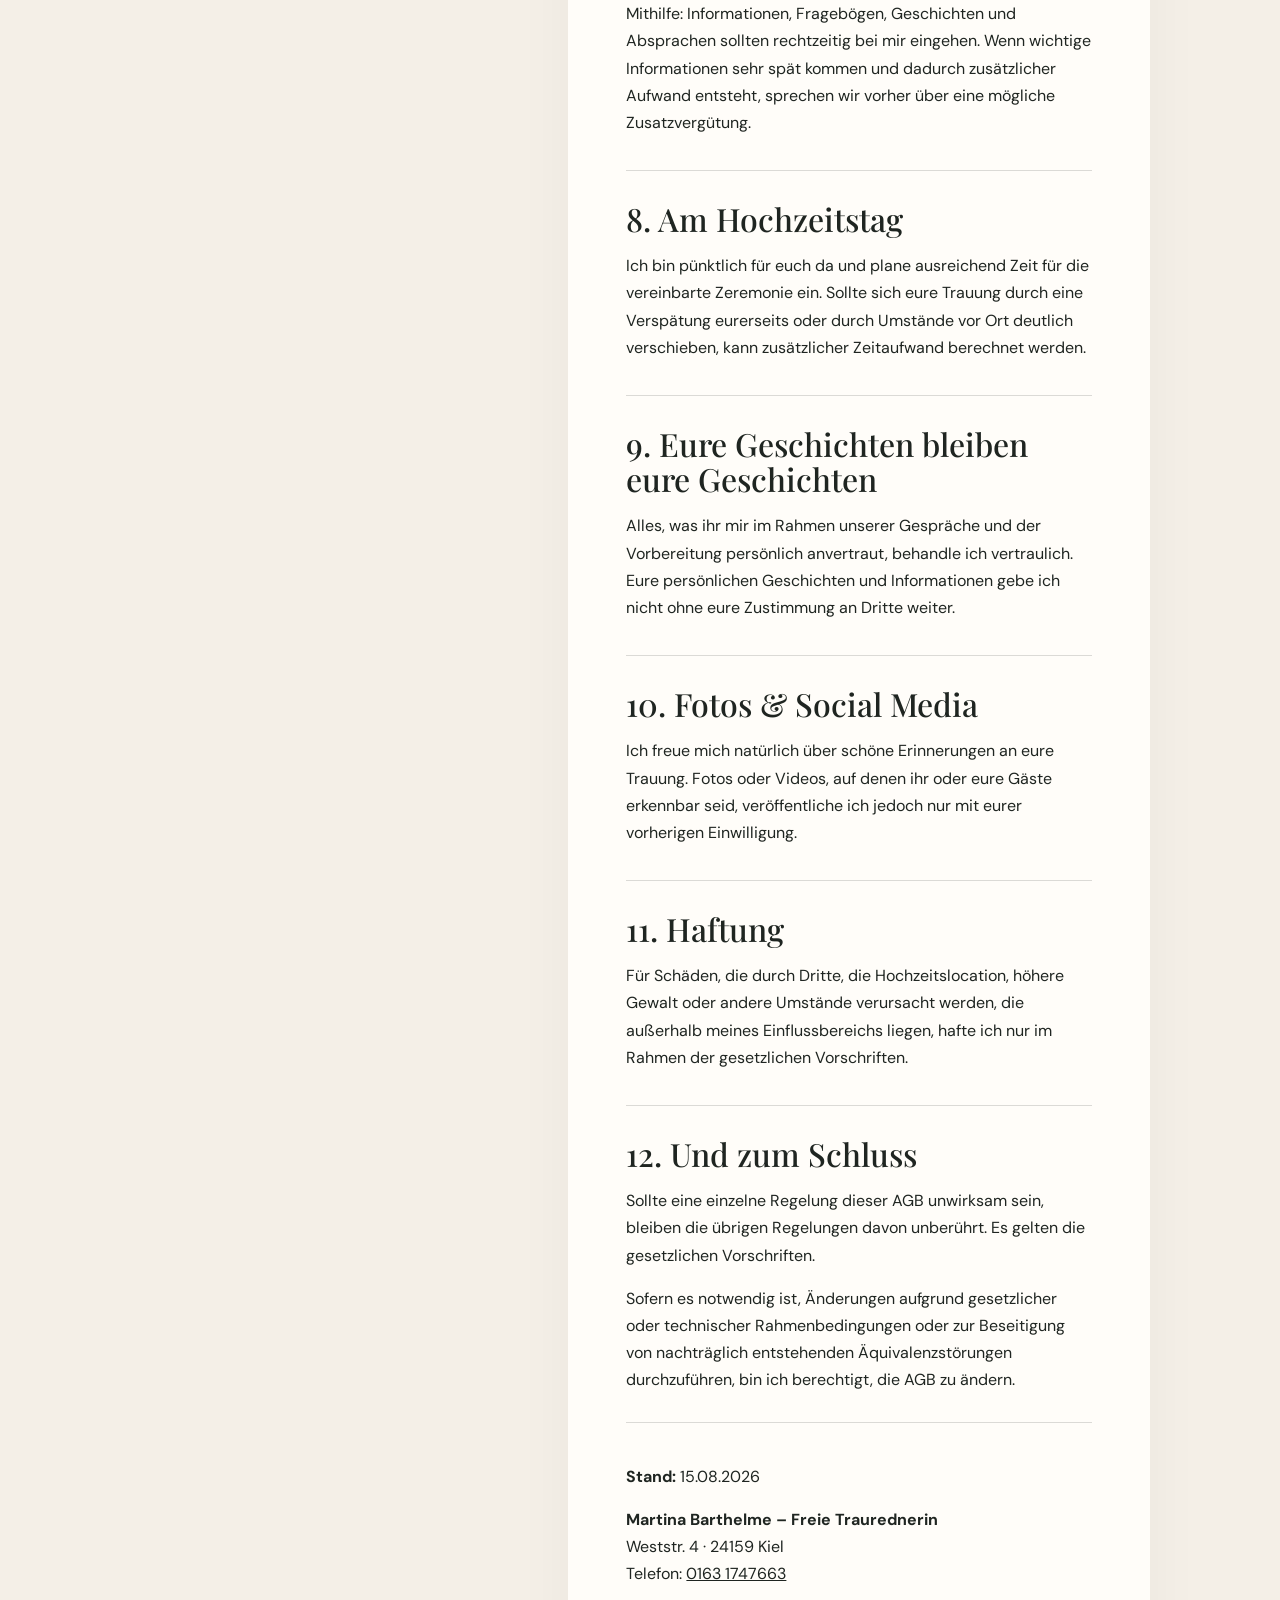
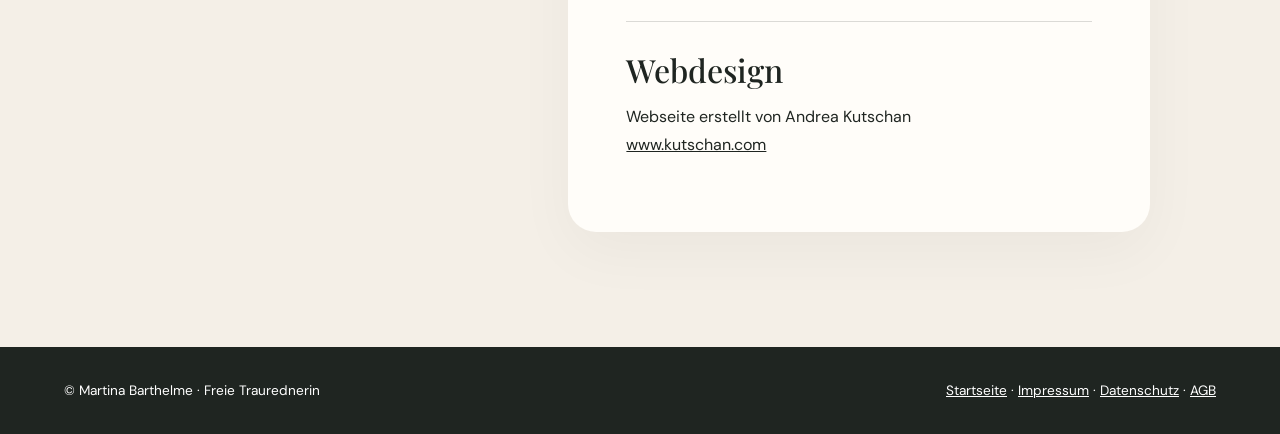
<file: martina_barthelme.html>
<!doctype html>
<html lang="de">
<head>
  <meta charset="utf-8">
  <meta name="viewport" content="width=device-width, initial-scale=1">
  <title>AGB | Martina Barthelme</title>
  <meta name="description" content="Allgemeine Geschäftsbedingungen für freie Trauungen mit Martina Barthelme.">
  <meta name="robots" content="noindex,follow">
  <link rel="preconnect" href="https://fonts.googleapis.com">
  <link rel="preconnect" href="https://fonts.gstatic.com" crossorigin>
  <link href="https://fonts.googleapis.com/css2?family=DM+Sans:wght@400;500;600&amp;family=Playfair+Display:ital,wght@0,500;1,500&amp;display=swap" rel="stylesheet">
  <style>
    :root{
      --cream:#f4efe7;
      --paper:#fffdf9;
      --ink:#1f2521;
      --olive:#4f5946;
      --rose:#c98578;
      --line:rgba(31,37,33,.16);
    }
    *{box-sizing:border-box}
    html{scroll-behavior:smooth}
    body{margin:0;background:var(--cream);color:var(--ink);font-family:"DM Sans",sans-serif;line-height:1.7}
    a{color:inherit}
    .site-header{display:flex;align-items:center;justify-content:space-between;padding:20px 5vw;background:rgba(244,239,231,.94);border-bottom:1px solid var(--line);position:sticky;top:0;z-index:10;backdrop-filter:blur(16px)}
    .brand{display:flex;flex-direction:column;text-decoration:none;line-height:1.15}
    .brand-name{font-family:"Playfair Display",serif;font-size:1.25rem}
    .brand-role{text-transform:uppercase;font-size:.68rem;letter-spacing:.2em;margin-top:4px}
    .back{text-decoration:none;border:1px solid var(--ink);padding:10px 18px;border-radius:999px;font-size:.88rem}
    .hero{padding:8vw 7vw 4vw;max-width:1200px;margin:auto}
    .eyebrow{text-transform:uppercase;letter-spacing:.18em;font-size:.73rem;font-weight:600;color:var(--olive)}
    h1,h2{font-family:"Playfair Display",serif;font-weight:500;line-height:1.1}
    h1{font-size:clamp(3rem,7vw,6rem);margin:.2em 0;letter-spacing:-.04em}
    .intro{max-width:760px;font-size:1.08rem}
    .content{display:grid;grid-template-columns:.75fr 1.25fr;gap:7vw;max-width:1200px;margin:0 auto;padding:3vw 7vw 9vw}
    .side-card{background:var(--olive);color:white;border-radius:28px;padding:32px;align-self:start;position:sticky;top:110px}
    .side-card .heart{font-family:"Playfair Display",serif;font-size:3rem;color:#ead3cc;display:block;margin-bottom:12px}
    .side-card p{margin:.4rem 0}
    .legal{background:var(--paper);border-radius:28px;padding:clamp(28px,5vw,58px);box-shadow:0 20px 60px rgba(0,0,0,.04)}
    .legal section+section{border-top:1px solid var(--line);margin-top:34px;padding-top:30px}
    .legal h2{font-size:clamp(1.5rem,2.5vw,2.3rem);margin:0 0 14px}
    .fee-list{margin:24px 0;border-top:1px solid var(--line)}
    .fee-row{display:grid;grid-template-columns:minmax(0,1.25fr) minmax(0,.75fr);gap:24px;padding:15px 0;border-bottom:1px solid var(--line);align-items:baseline}
    .fee-row strong{color:var(--olive)}
    .notice{background:#fff2ee;border-left:4px solid var(--rose);padding:16px 18px;border-radius:8px}
    .details{margin-top:28px;padding-top:24px;border-top:1px solid var(--line)}
    footer{display:flex;justify-content:space-between;gap:24px;flex-wrap:wrap;padding:32px 5vw;background:var(--ink);color:white;font-size:.85rem}
    footer a{color:white}
    @media(max-width:800px){
      .content{grid-template-columns:1fr}
      .side-card{position:static}
      .hero{padding-top:70px}
    }
    @media(max-width:560px){
      .site-header{align-items:flex-start;gap:16px}
      .back{padding:8px 13px;font-size:.78rem;text-align:center}
      .fee-row{grid-template-columns:1fr;gap:2px}
    }
  </style>
</head>
<body>

<header class="site-header">
  <a class="brand" href="index.html">
    <span class="brand-name">Martina Barthelme</span>
    <span class="brand-role">Freie Traurednerin</span>
  </a>
  <a class="back" href="index.html">Zurück zur Startseite</a>
</header>

<main>
  <section class="hero">
    <p class="eyebrow">Rechtliches</p>
    <h1>Meine AGB</h1>
    <p class="intro">Für eure freie Trauung – damit von der Buchung bis zu eurem großen Moment alles verlässlich geregelt ist.</p>
  </section>

  <div class="content">
    <aside class="side-card">
      <span class="heart">♡</span>
      <p><strong>Martina Barthelme</strong></p>
      <p>Freie Traurednerin</p>
      <p>Eure Geschichte. Eure Worte. Euer Moment.</p>
    </aside>

    <article class="legal">

      <section>
        <h2>1. Eure Buchung</h2>
        <p>
          Der nachfolgende Geltungsbereich der AGB regelt alle vertraglichen Beziehungen
          zwischen der freien Traurednerin Martina Barthelme und dem Brautpaar.
        </p>
        <p>
          Er erstreckt sich auf die Vorbereitung, Konzeption und Durchführung einer freien
          Trauungszeremonie sowie damit zusammenhängende Nebenleistungen wie Vorgespräche
          und Redebearbeitung. Die freie Trauung hat keine rechtsverbindliche Wirkung.
        </p>
      </section>

      <section>
        <h2>2. Was ihr bekommt</h2>
        <p>
          Ich erbringe die Leistungen, die wir in unserer Vereinbarung getroffen haben.
          Dies beinhaltet mindestens zwei intensive Vorgespräche, das individuelle Schreiben
          der Rede, Absprachen mit Trauzeug*innen und Dienstleister*innen sowie das Durchführen
          der Zeremonie am Hochzeitstag.
        </p>
        <p>
          Alles, was darüber hinausgeht, besprechen wir vorher gemeinsam. Zusätzliche
          Leistungen können entsprechend berechnet werden.
        </p>
      </section>

      <section>
        <h2>3. Honorar &amp; Zahlung</h2>
        <p>
          Mit Vertragsschluss wird eine Reservierungsgebühr (Anzahlung) in Höhe von 30&nbsp;%
          des Gesamthonorars fällig. Erst mit dem Eingang dieser Anzahlung ist der
          Hochzeitstermin fest für euch reserviert.
        </p>
        <p>
          Das verbleibende Honorar ist spätestens <strong>14 Tage vor eurer Trauung</strong>
          zu bezahlen. Geht die Zahlung nicht rechtzeitig ein, bin ich berechtigt, von
          unserer Vereinbarung zurückzutreten.
        </p>
      </section>

      <section>
        <h2>4. Wenn ihr eure Trauung absagt</h2>
        <p>
          Ich weiß, dass sich Pläne ändern können. Da ich euren Hochzeitstermin exklusiv
          für euch freihalte und andere Anfragen für diesen Termin ablehne, gelten bei einer
          Absage folgende Stornierungsbedingungen:
        </p>

        <div class="fee-list" aria-label="Stornierungsbedingungen">
          <div class="fee-row">
            <span>Bis 6 Monate vor der Trauung</span>
            <strong>Einbehaltung der Anzahlung von 30&nbsp;%</strong>
          </div>
          <div class="fee-row">
            <span>6 bis 3 Monate vor der Trauung</span>
            <strong>50&nbsp;% des Gesamthonorars</strong>
          </div>
          <div class="fee-row">
            <span>3 bis 1 Monat vor der Trauung</span>
            <strong>80&nbsp;% des Gesamthonorars</strong>
          </div>
          <div class="fee-row">
            <span>Weniger als 30 Tage vor der Trauung</span>
            <strong>100&nbsp;% des Gesamthonorars</strong>
          </div>
        </div>

        <p class="notice">
          Die vorstehenden Stornoregelungen gelten ausschließlich für die Leistungen der
          freien Traurednerin Martina Barthelme. Werden zusätzlich externe Dienstleister*innen
          beauftragt, gelten für diese ausschließlich deren jeweilige Vertrags- und
          Geschäftsbedingungen.
        </p>
      </section>

      <section>
        <h2>5. Außerordentliche Kündigung</h2>
        <p>
          Ich bin berechtigt, den Vertrag aus wichtigem Grund außerordentlich zu kündigen.
          Ein wichtiger Grund liegt insbesondere vor, wenn ihr euch mit einer fälligen Zahlung
          in erheblichem Verzug befindet, ihr vorsätzlich falsche oder irreführende Angaben
          macht, das erforderliche Vertrauensverhältnis nachhaltig gestört ist oder sonstige
          Umstände vorliegen, die eine ordnungsgemäße Durchführung des Vertrages oder eine
          weitere Zusammenarbeit meines Erachtens unzumutbar machen.
        </p>
        <p>Eine Aufhebung des Vertrages im gegenseitigen Einvernehmen ist jederzeit möglich.</p>
      </section>

      <section>
        <h2>6. Wenn ich ausfallen sollte</h2>
        <p>
          Auch ich kann krank werden oder durch unvorhersehbare Ereignisse verhindert sein.
          Sollte ich eure Trauung nicht selbst durchführen können, versuche ich zunächst,
          eine passende Vertretung für mich zu organisieren. Sollte das nicht möglich sein,
          erhaltet ihr für die nicht erbrachte Leistung bereits gezahlte Beträge zurück.
          Weitergehende Ansprüche richten sich nach den gesetzlichen Vorschriften.
        </p>
      </section>

      <section>
        <h2>7. Eure Unterstützung</h2>
        <p>
          Damit eure Trauung wirklich persönlich wird, brauche ich eure Mithilfe:
          Informationen, Fragebögen, Geschichten und Absprachen sollten rechtzeitig bei mir
          eingehen. Wenn wichtige Informationen sehr spät kommen und dadurch zusätzlicher
          Aufwand entsteht, sprechen wir vorher über eine mögliche Zusatzvergütung.
        </p>
      </section>

      <section>
        <h2>8. Am Hochzeitstag</h2>
        <p>
          Ich bin pünktlich für euch da und plane ausreichend Zeit für die vereinbarte
          Zeremonie ein. Sollte sich eure Trauung durch eine Verspätung eurerseits oder durch
          Umstände vor Ort deutlich verschieben, kann zusätzlicher Zeitaufwand berechnet werden.
        </p>
      </section>

      <section>
        <h2>9. Eure Geschichten bleiben eure Geschichten</h2>
        <p>
          Alles, was ihr mir im Rahmen unserer Gespräche und der Vorbereitung persönlich
          anvertraut, behandle ich vertraulich. Eure persönlichen Geschichten und Informationen
          gebe ich nicht ohne eure Zustimmung an Dritte weiter.
        </p>
      </section>

      <section>
        <h2>10. Fotos &amp; Social Media</h2>
        <p>
          Ich freue mich natürlich über schöne Erinnerungen an eure Trauung. Fotos oder Videos,
          auf denen ihr oder eure Gäste erkennbar seid, veröffentliche ich jedoch nur mit eurer
          vorherigen Einwilligung.
        </p>
      </section>

      <section>
        <h2>11. Haftung</h2>
        <p>
          Für Schäden, die durch Dritte, die Hochzeitslocation, höhere Gewalt oder andere
          Umstände verursacht werden, die außerhalb meines Einflussbereichs liegen, hafte ich
          nur im Rahmen der gesetzlichen Vorschriften.
        </p>
      </section>

      <section>
        <h2>12. Und zum Schluss</h2>
        <p>
          Sollte eine einzelne Regelung dieser AGB unwirksam sein, bleiben die übrigen
          Regelungen davon unberührt. Es gelten die gesetzlichen Vorschriften.
        </p>
        <p>
          Sofern es notwendig ist, Änderungen aufgrund gesetzlicher oder technischer
          Rahmenbedingungen oder zur Beseitigung von nachträglich entstehenden
          Äquivalenzstörungen durchzuführen, bin ich berechtigt, die AGB zu ändern.
        </p>

        <div class="details">
          <p><strong>Stand:</strong> 15.08.2026</p>
          <p>
            <strong>Martina Barthelme – Freie Traurednerin</strong><br>
            Weststr. 4 · 24159 Kiel<br>
            Telefon: <a href="tel:+491631747663">0163 1747663</a>
          </p>
        </div>
      </section>

      <section>
        <h2>Webdesign</h2>
        <p>
          Webseite erstellt von Andrea Kutschan<br>
          <a href="https://www.kutschan.com" target="_blank" rel="noopener noreferrer">www.kutschan.com</a>
        </p>
      </section>

    </article>
  </div>
</main>

<footer>
  <span>© Martina Barthelme · Freie Traurednerin</span>
  <span>
    <a href="index.html">Startseite</a> ·
    <a href="impressum.html">Impressum</a> ·
    <a href="datenschutz_martina_barthelme.html">Datenschutz</a> ·
    <a href="agb.html"aria-current="page">AGB</a>
  </span>
</footer>

</body>
</html>
</file>
<file: styles.css>
:root{--cream:#f4efe7;--paper:#fffdf9;--ink:#1f2521;--olive:#4f5946;--rose:#c98578;--line:rgba(31,37,33,.16)}*{box-sizing:border-box}html{scroll-behavior:smooth}
body{margin:0;background:var(--cream);color:var(--ink);font-family:"DM Sans",sans-serif;line-height:1.65}img{width:100%;height:100%;object-fit:cover;display:block}a{color:inherit;text-decoration:none}header{position:sticky;top:0;z-index:10;display:flex;justify-content:space-between;align-items:center;padding:18px 5vw;background:#f4efe7e8;backdrop-filter:blur(16px);border-bottom:1px solid var(--line)}.brand{display:flex;flex-direction:column;line-height:1.1}.brand b{font:500 1.25rem "Playfair Display",serif}.brand span{text-transform:uppercase;letter-spacing:.2em;font-size:.65rem;margin-top:5px}nav{display:flex;gap:28px;align-items:center;font-size:.88rem}.pill{border:1px solid;border-radius:99px;padding:9px 16px}#menu{display:none;border:1px solid;border-radius:99px;background:none;padding:8px 14px}.hero{min-height:88vh;padding:6vw 5vw 4vw;display:grid;grid-template-columns:1.05fr .95fr;gap:4vw}.copy{align-self:center}.kicker{text-transform:uppercase;letter-spacing:.18em;font-weight:600;font-size:.72rem;color:var(--olive)}h1,h2{font:500 clamp(2.4rem,4.5vw,5rem)/1.06 "Playfair Display",serif;letter-spacing:-.035em;margin:.25em 0}h1{font-size:clamp(3.2rem,7vw,7rem)}h1 em{color:var(--rose)}.copy>p:not(.kicker){max-width:600px;font-size:1.1rem}.actions{display:flex;align-items:center;gap:28px;margin-top:32px}
.button,
    .btn{
      display:inline-flex;
      align-items:center;
      justify-content:center;
      border:none;
      border-radius:999px;
      padding:15px 24px;
      font:inherit;
      font-weight:600;
      cursor:pointer;
      background:var(--ink);
      color:#fff;
    }{display:inline-block;border:0;border-radius:99px;background:var(--ink);color:white;padding:15px 24px;font:600 1rem "DM Sans"}
.heroimg{position:relative;min-height:650px;border-radius:180px 180px 28px 28px;overflow:hidden}
.heroimg i{position:absolute;right:25px;bottom:12px;color:white;font:4rem serif}
.about,.contact{padding:9vw 7vw;background:var(--paper);display:grid;grid-template-columns:.85fr 1.15fr;gap:8vw;align-items:center}
.portrait{height:680px;border-radius:28px 180px 28px 28px;overflow:hidden}.sign{font:italic 2.2rem "Playfair Display";color:var(--rose)}
.process{padding:9vw 7vw;background:var(--olive);color:white}
.process .kicker{color:#dce3d6}.steps{display:grid;grid-template-columns:repeat(4,1fr);margin-top:50px;border-top:1px solid #ffffff55}.steps article{padding:30px;border-right:1px solid #ffffff33}
.steps article:last-child{border:0}.steps b{font:2.5rem "Playfair Display";color:#d9b1a8}.steps h3{text-transform:uppercase;letter-spacing:.1em;font-size:1rem}.moments{padding:9vw 7vw}.intro{display:grid;grid-template-columns:1.3fr .7fr;gap:8vw;align-items:end}.gallery{display:grid;grid-template-columns:1.2fr .8fr;grid-template-rows:320px 320px;gap:18px;margin-top:50px}.gallery figure{margin:0;overflow:hidden;border-radius:22px}.gallery .big{grid-row:1/3}.quote{padding:9vw 8vw;background:var(--rose);color:white;text-align:center;font:500 clamp(2rem,4.5vw,4.8rem)/1.15 "Playfair Display"}.contact form{display:grid;gap:17px}.contact label{display:grid;gap:6px;font-size:.85rem;font-weight:600}input,textarea{border:0;border-bottom:1px solid var(--line);background:transparent;padding:12px 2px;font:inherit}footer{padding:35px 5vw;background:var(--ink);color:white;display:grid;grid-template-columns:1fr auto auto;gap:25px;align-items:end;font-size:.85rem}footer .brand{font-size:1rem}@media(max-width:900px){#menu{display:block}nav{display:none;position:absolute;top:75px;left:5vw;right:5vw;background:var(--paper);padding:20px;border-radius:20px;flex-direction:column;align-items:stretch}nav.open{display:flex}
                                                                                                                                                                                                                                                                                                                                                                                                                                                                                                                                                                                                                                                                                                                                                                                                                                                                                                                                                                                                                                                     .hero,.about,.contact{grid-template-columns:1fr}.heroimg{min-height:520px}.portrait{height:550px}.steps{grid-template-columns:1fr 1fr}
                                                                                                                                                                                                                                                                                                                                                                                                                                                                                                                                                                                                                                                                                                                                                                                                                                                                                                                                                                                                                                                     .intro{grid-template-columns:1fr}footer{grid-template-columns:1fr}}@media(max-width:600px){header{padding:15px 20px}.hero,.about,.process,.moments,.contact{padding:65px 22px}.heroimg{min-height:420px;border-radius:110px 110px 24px 24px}.actions{align-items:flex-start;flex-direction:column}.steps{grid-template-columns:1fr}.steps article{border-right:0;border-bottom:1px solid #ffffff33}.gallery{grid-template-columns:1fr;grid-template-rows:420px 300px 300px}.gallery 
                                                                                                                                                                                                                                                                                                                                                                                                                                                                                                                                                                                                                                                                                                                                                                                                                                                                                                                                                                                                                                                                                                                                                .big{grid-row:auto}}
.contact {
    display: block;
    padding: 9vw 7vw;
    background: var(--paper);
    text-align: center;
}

.contact > div {
    width: 100%;
    max-width: none;
}

.contact p {
    width: 100%;
    max-width: none;
    margin-left: 0;
    margin-right: 0;
}
</file>
